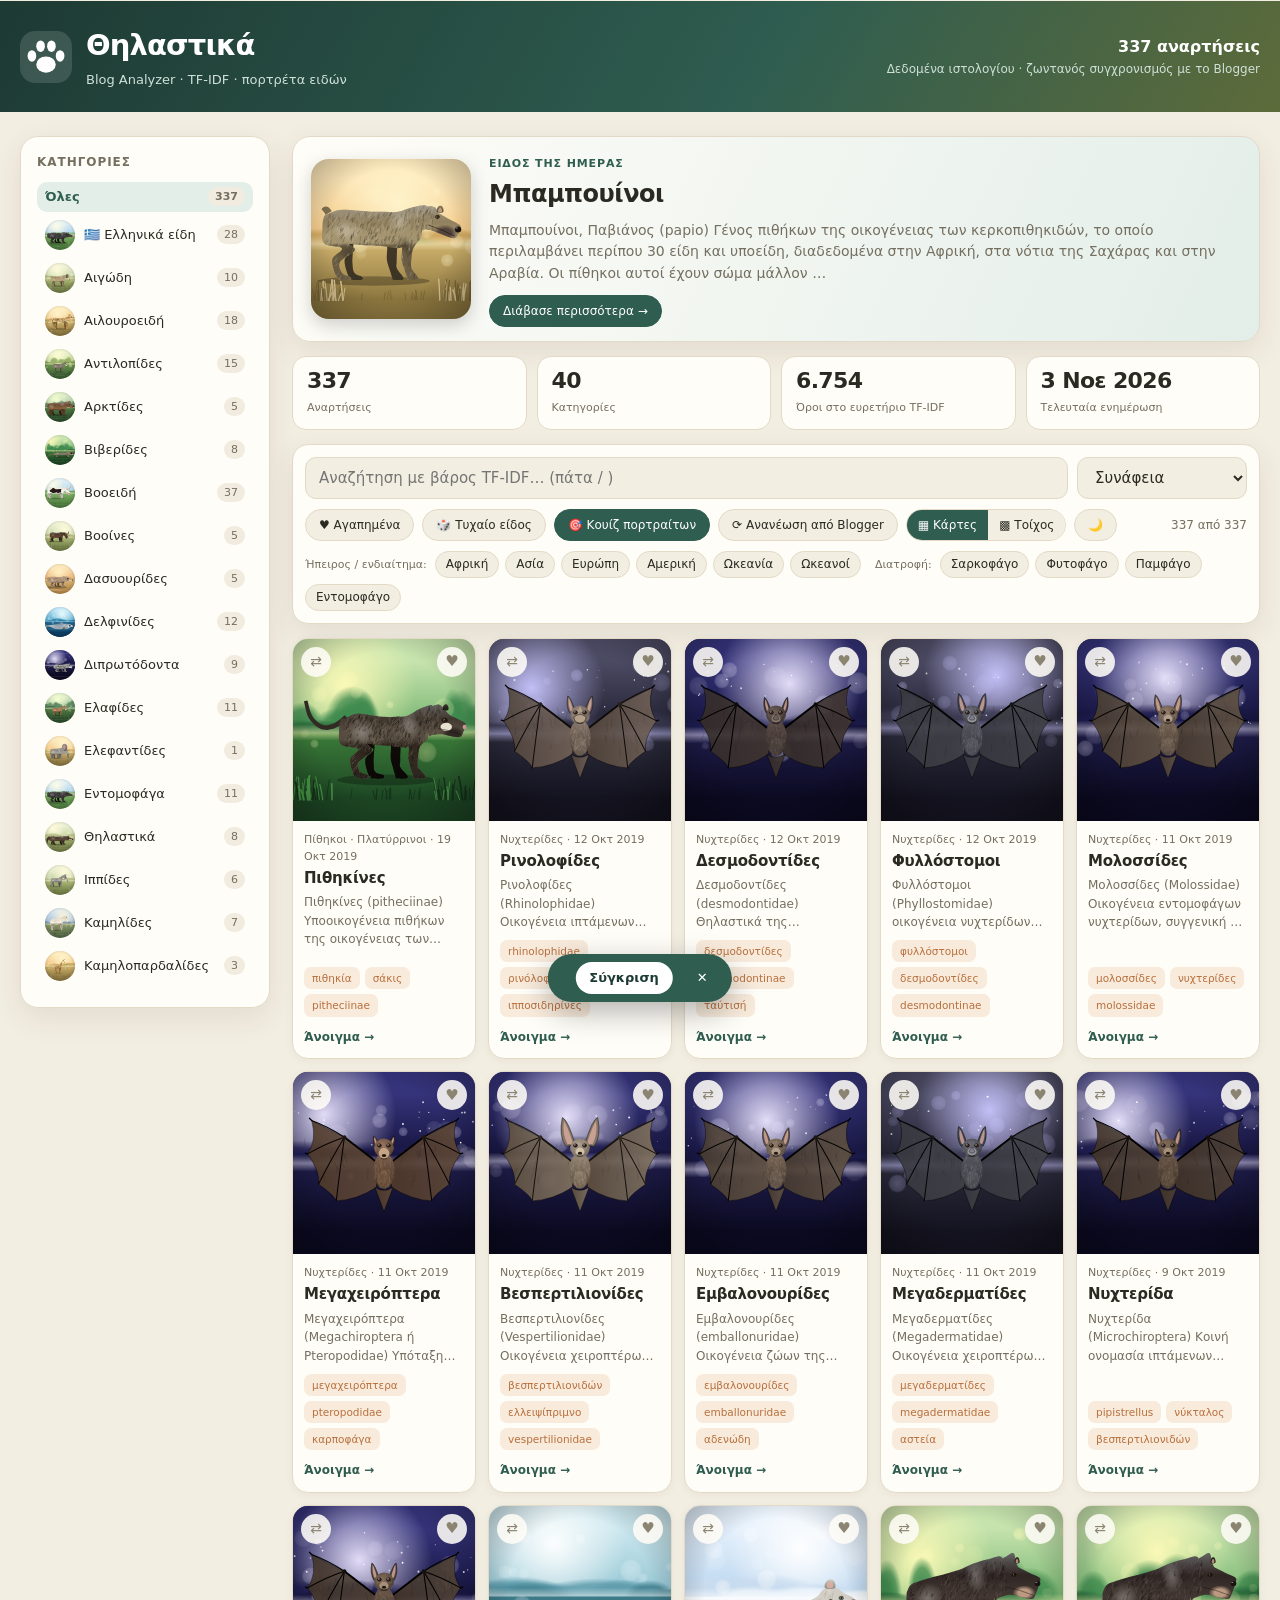
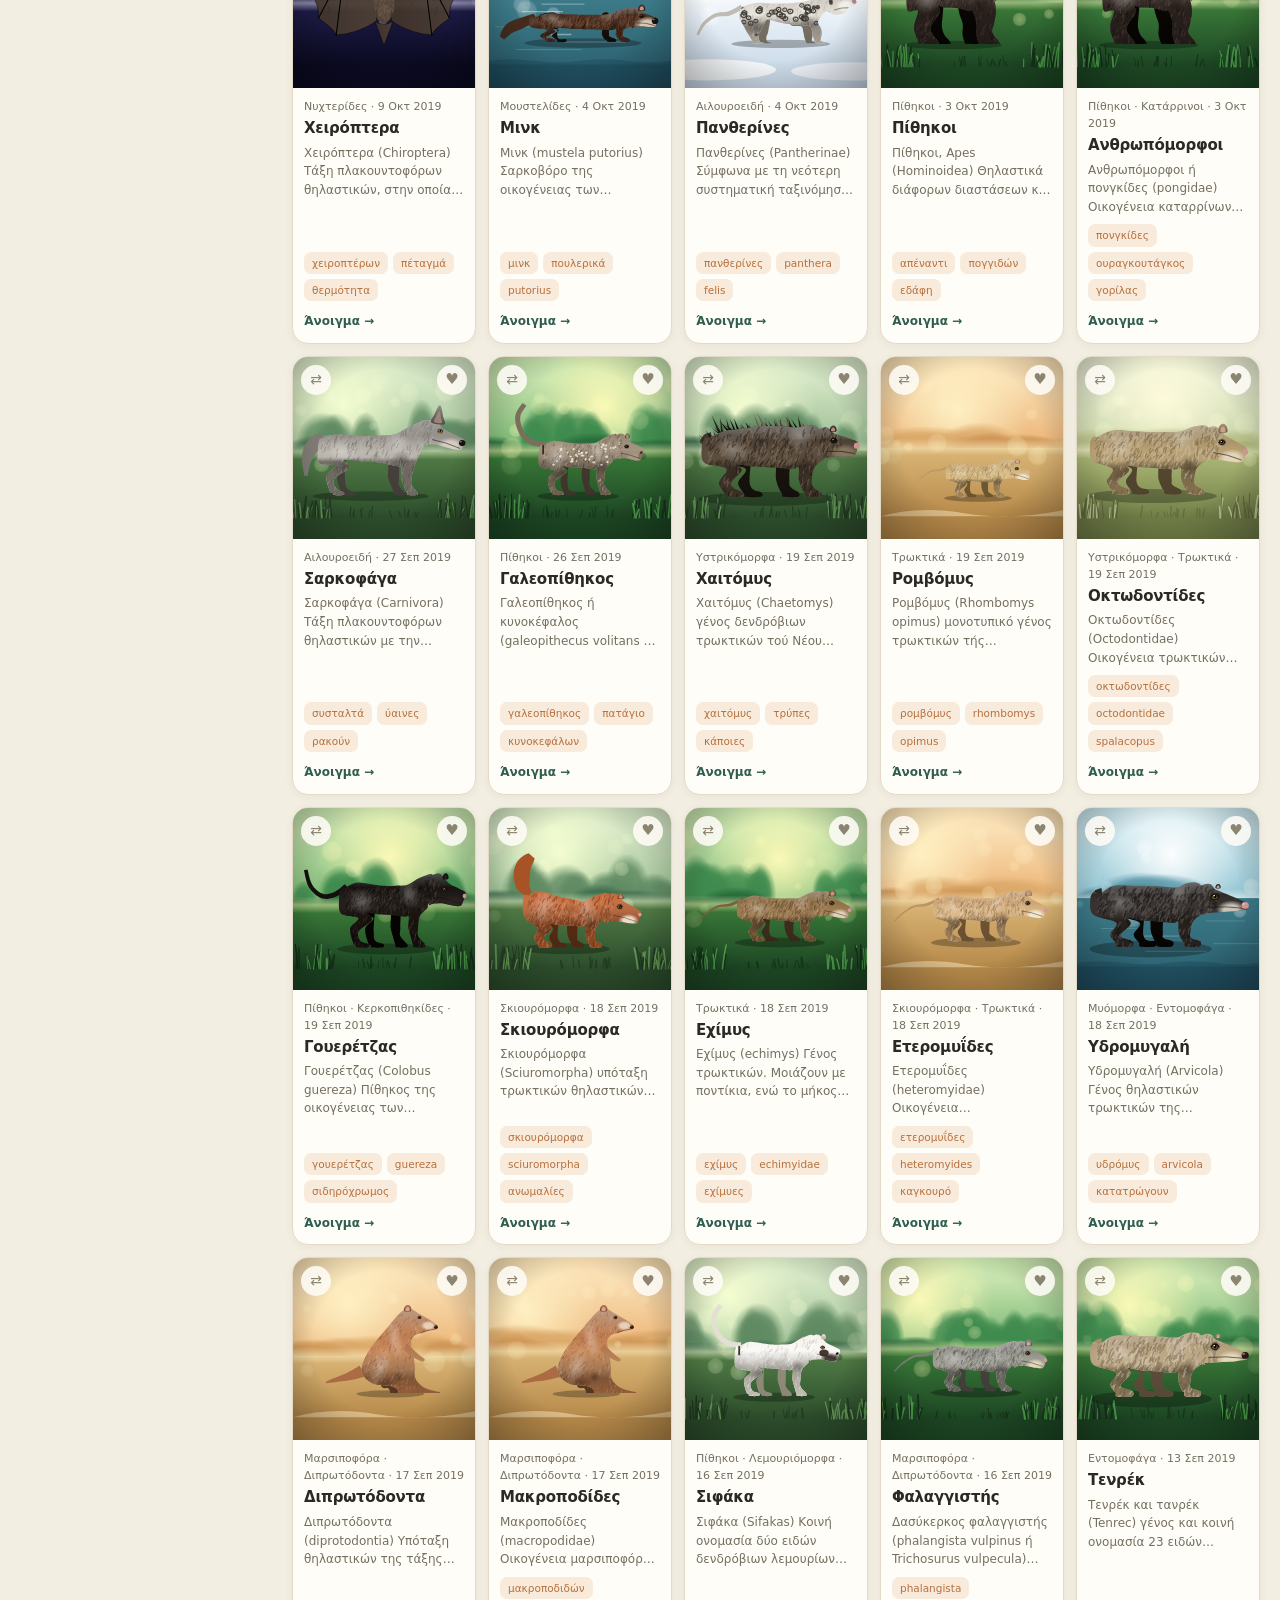
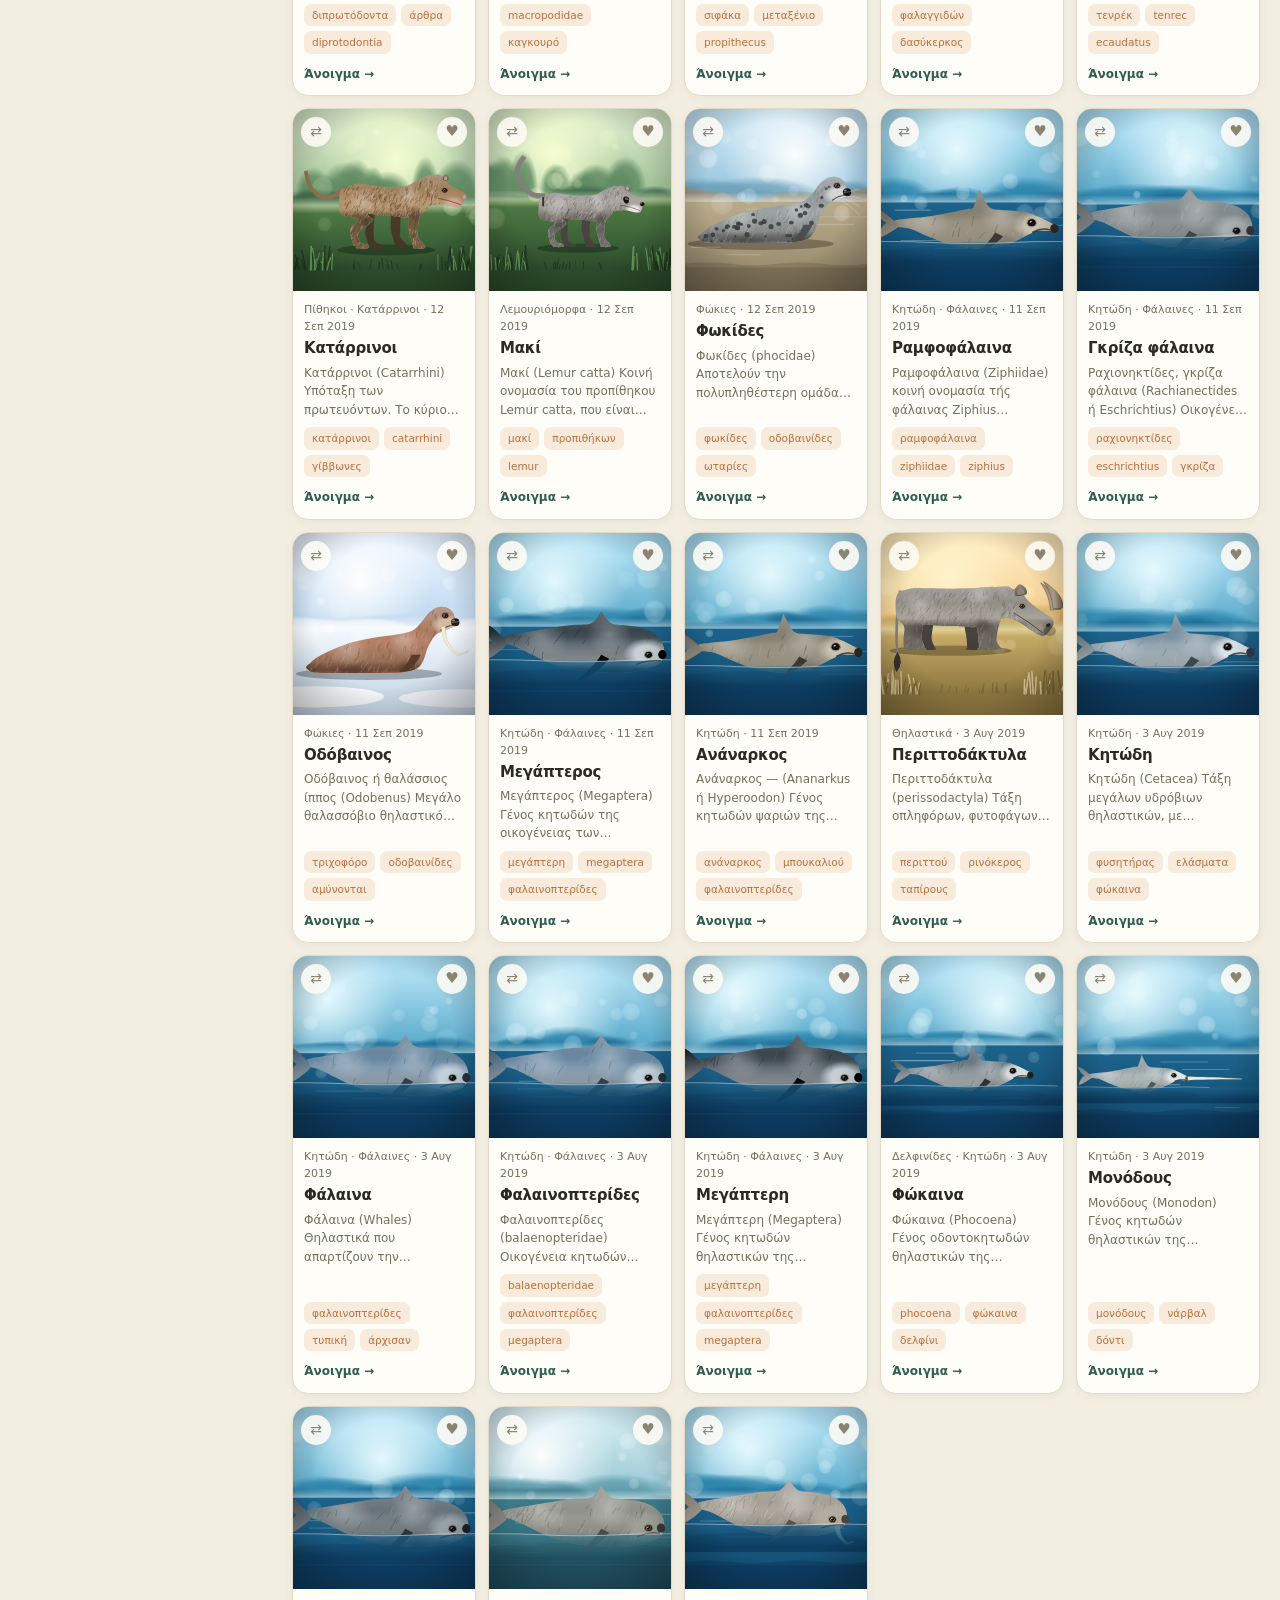
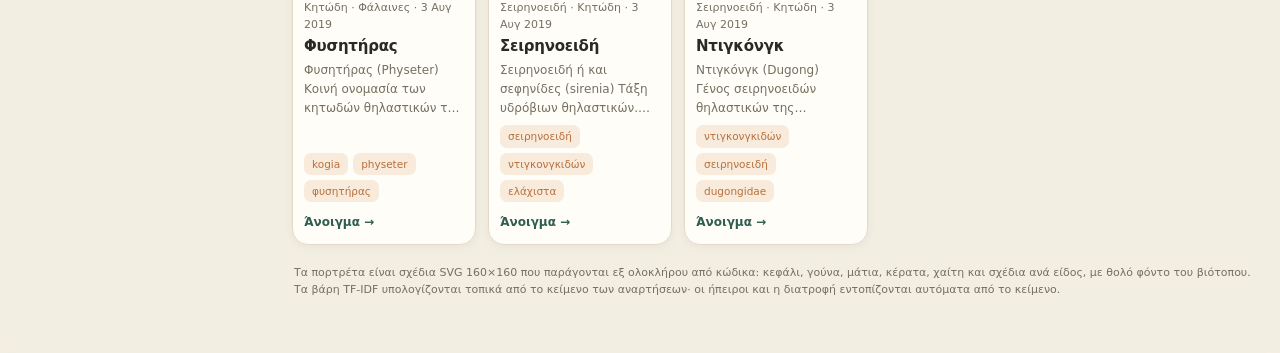
<file: index.html>
<!doctype html><html lang="el"><head><meta charset="utf-8"><meta name="viewport" content="width=device-width,initial-scale=1"><title>Θηλαστικά — Βιβλιοθήκη ειδών</title><style>body{margin:0;background:#f3eee2}</style></head><body><div data-poulia4-library data-standalone></div><script src="embed.js" defer></script></body></html>
</file>
